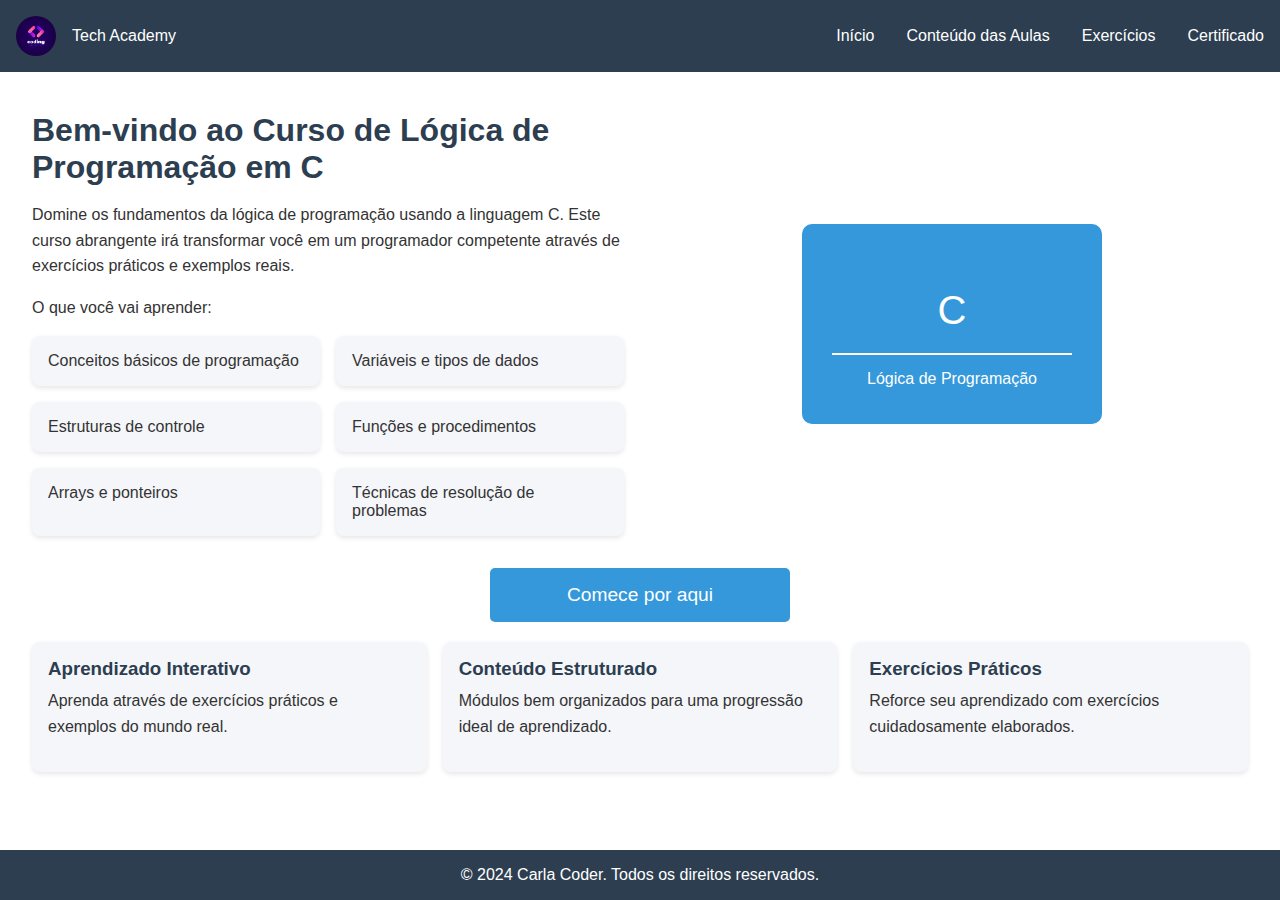
<file: web/index.html>
<!DOCTYPE html>
<html lang="pt-BR">
  <head>
    <meta charset="UTF-8" />
    <meta name="viewport" content="width=device-width, initial-scale=1.0" />
    <link rel="stylesheet" href="../css/style.css">
    <title>Curso Lógica de Programação em C</title>
   
  </head>
  <body>
    <nav>
      <div class="logo">
        <img src="../assets/images/coding.jpg" alt="Logo" class="logo-img" />
        <span>Tech Academy</span>
      </div>
      <div class="nav-links">
        <a href="index.html" title="Página inicial do curso">Início</a>
        <a href="conteudo.html">Conteúdo das Aulas</a>
        <a href="exercicios.html">Exercícios</a>
        <a href="certificado.html">Certificado</a>
      </div>
      <div class="burger-menu">☰</div>
    </nav>

    <main>
      <section class="hero">
        <div class="hero-content">
          <h1>Bem-vindo ao Curso de Lógica de Programação em C</h1>
          <p>
            Domine os fundamentos da lógica de programação usando a linguagem C.
            Este curso abrangente irá transformar você em um programador
            competente através de exercícios práticos e exemplos reais.
          </p>
          <p>O que você vai aprender:</p>
          <div class="topics">
            <div class="topic-item">Conceitos básicos de programação</div>
            <div class="topic-item">Variáveis e tipos de dados</div>
            <div class="topic-item">Estruturas de controle</div>
            <div class="topic-item">Funções e procedimentos</div>
            <div class="topic-item">Arrays e ponteiros</div>
            <div class="topic-item">Técnicas de resolução de problemas</div>
          </div>
        </div>
        <div class="hero-image">
          <svg width="400" height="300" viewBox="0 0 400 300">
            <rect
              x="50"
              y="50"
              width="300"
              height="200"
              fill="#3498db"
              rx="10"
            />
            <text
              x="200"
              y="150"
              text-anchor="middle"
              fill="white"
              font-size="40"
            >
              C
            </text>
            <path d="M80 180 L320 180" stroke="white" stroke-width="2" />
            <text
              x="200"
              y="210"
              text-anchor="middle"
              fill="white"
              font-size="16"
            >
              Lógica de Programação
            </text>
          </svg>
        </div>
      </section>

      <!-- Botão "Comece por aqui" -->
      <a href="conteudo.html" class="btn-start">Comece por aqui</a>

      <section class="features">
        <div class="feature-card">
          <h3>Aprendizado Interativo</h3>
          <p>
            Aprenda através de exercícios práticos e exemplos do mundo real.
          </p>
        </div>
        <div class="feature-card">
          <h3>Conteúdo Estruturado</h3>
          <p>
            Módulos bem organizados para uma progressão ideal de aprendizado.
          </p>
        </div>
        <div class="feature-card">
          <h3>Exercícios Práticos</h3>
          <p>
            Reforce seu aprendizado com exercícios cuidadosamente elaborados.
          </p>
        </div>
      </section>
    </main>

    <footer>&copy; 2024 Carla Coder. Todos os direitos reservados.</footer>

    <script src="../js/index.js"></script>
  </body>
</html>
</file>
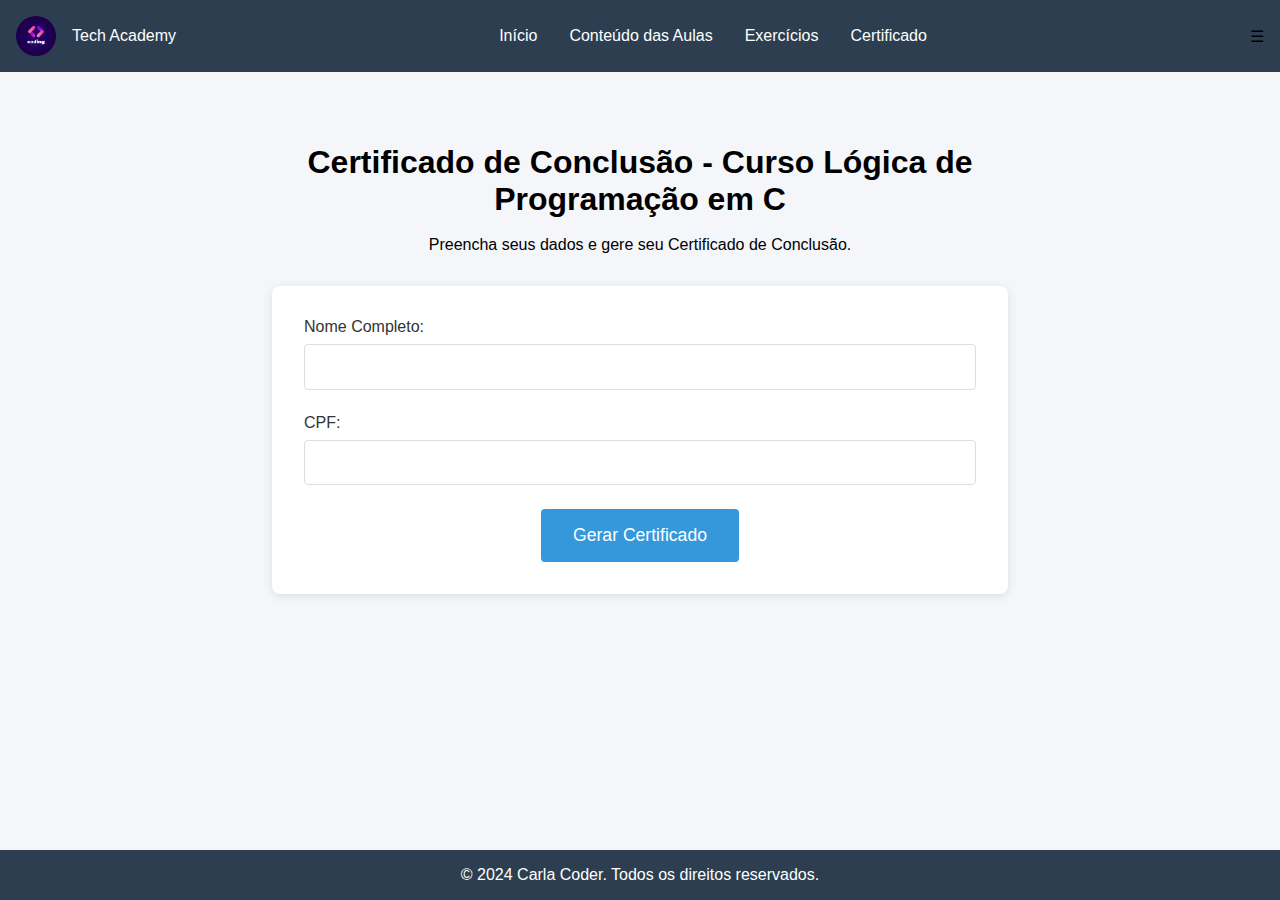
<file: web/certificado.html>
<!DOCTYPE html>
<html lang="pt-BR">
  <head>
    <meta charset="UTF-8" />
    <meta name="viewport" content="width=device-width, initial-scale=1.0" />
    <title>Certificado - Curso Lógica de Programação em C</title>
   <link rel="stylesheet" href="../css/stylessss.css" />
  </head>
  <body>
    <nav>
      <div class="logo">
        <img
          src="../assets/images/coding.jpg"
          alt="Logo"
          style="width: 40px; height: 40px"
        />
        <span>Tech Academy</span>
      </div>
      <div class="nav-links">
        <a href="index.html">Início</a>
        <a href="conteudo.html">Conteúdo das Aulas</a>
        <a href="exercicios.html">Exercícios</a>
        <a href="certificado.html">Certificado</a>
      </div>
      <div class="burger-menu">☰</div>
    </nav>

    <main>
      <div class="certificado-container">
        <h1>Certificado de Conclusão - Curso Lógica de Programação em C</h1>
        <br />
        <p>Preencha seus dados e gere seu Certificado de Conclusão.</p>

        <div class="form-certificado">
          <div class="input-group">
            <label for="nome">Nome Completo:</label>
            <input type="text" id="nome" required />
          </div>
          <div class="input-group">
            <label for="cpf">CPF:</label>
            <input type="text" id="cpf" maxlength="11" required />
          </div>
          <button class="btn-gerar-certificado">Gerar Certificado</button>
        </div>

        <!-- <div class="certificado-preview">
                <h2 style="color: var(--primary-color); margin-bottom: 2rem;">Certificado de Conclusão</h2>
                <p style="font-size: 1.2rem; margin-bottom: 2rem;">
                    Certificamos que <span id="nome-aluno" style="font-weight: bold;"></span>
                    concluiu com êxito o curso de Lógica de Programação em C,
                    com carga horária total de 40 horas.
                </p>
                <div style="margin: 3rem 0;">
                    <p id="data-certificado" style="margin-bottom: 1rem;"></p>
                    <br>
                    <br>
                    <div class="assinatura"></div>
                    <p>Instrutora - Carla Coder</p>
                    <br>
                    <br>
                    <p>Tech Academy - Formando Devs</p>
                    <br>
                    <br>
                    <p>Parabéns por esta conquista!</p>
                </div>
                <svg class="selo" viewBox="0 0 100 100">
                    <circle cx="50" cy="50" r="45" fill="#3498db" opacity="0.2"/>
                    <circle cx="50" cy="50" r="40" fill="none" stroke="#2c3e50" stroke-width="1"/>
                    <text x="50" y="45" text-anchor="middle" fill="#2c3e50" font-size="14">Tech</text>
                    <text x="50" y="60" text-anchor="middle" fill="#2c3e50" font-size="14">Academy</text>
                    <text x="50" y="75" text-anchor="middle" fill="#2c3e50" font-size="10">2024</text>
                </svg>
            </div> -->

        <div class="certificado-preview">
          <h2 style="color: var(--primary-color); margin-bottom: 2rem">
            Certificado de Conclusão
          </h2>
          <p style="font-size: 1.3rem; margin-bottom: 2rem">
            Certificamos que
            <span id="nome-aluno" style="font-weight: bold"></span>
            concluiu com êxito o curso de Lógica de Programação em C, com carga
            horária total de 40 horas.
          </p>
          <div style="margin: 3rem 0">
            <p id="data-certificado" style="margin-bottom: 1rem"></p>
          </div>

          <!-- Espaços para assinaturas -->
          <div
            style="
              display: flex;
              justify-content: space-between;
              align-items: center;
              margin-top: 2rem;
            "
          >
            <div style="text-align: center">
              <div
                style="
                  border-top: 1px solid black;
                  width: 200px;
                  margin: 0 auto;
                "
              ></div>
              <p>Assinatura do Aluno</p>
            </div>
            <div style="text-align: center">
              <div
                style="
                  border-top: 1px solid black;
                  width: 200px;
                  margin: 0 auto;
                "
              ></div>
              <p>Instrutora - Carla Coder</p>
            </div>
            <div style="text-align: center">
              <div
                style="
                  border-top: 1px solid black;
                  width: 200px;
                  margin: 0 auto;
                "
              ></div>
              <p>Tech Academy</p>
            </div>
          </div>

          <p style="text-align: center; margin-top: 2rem">
            Parabéns por esta conquista!
          </p>

          <svg class="selo" viewBox="0 0 100 100" style="margin-top: 2rem">
            <circle cx="50" cy="50" r="45" fill="#3498db" opacity="0.2" />
            <circle
              cx="50"
              cy="50"
              r="40"
              fill="none"
              stroke="#2c3e50"
              stroke-width="1"
            />
            <text
              x="50"
              y="45"
              text-anchor="middle"
              fill="#2c3e50"
              font-size="14"
            >
              Tech
            </text>
            <text
              x="50"
              y="60"
              text-anchor="middle"
              fill="#2c3e50"
              font-size="14"
            >
              Academy
            </text>
            <text
              x="50"
              y="75"
              text-anchor="middle"
              fill="#2c3e50"
              font-size="10"
            >
              2025
            </text>
          </svg>
        </div>
      </div>
    </main>

    <script src="../js/certificado.js"></script>

    <footer>
      <p>&copy; 2024 Carla Coder. Todos os direitos reservados.</p>
    </footer>
  </body>
</html>
</file>
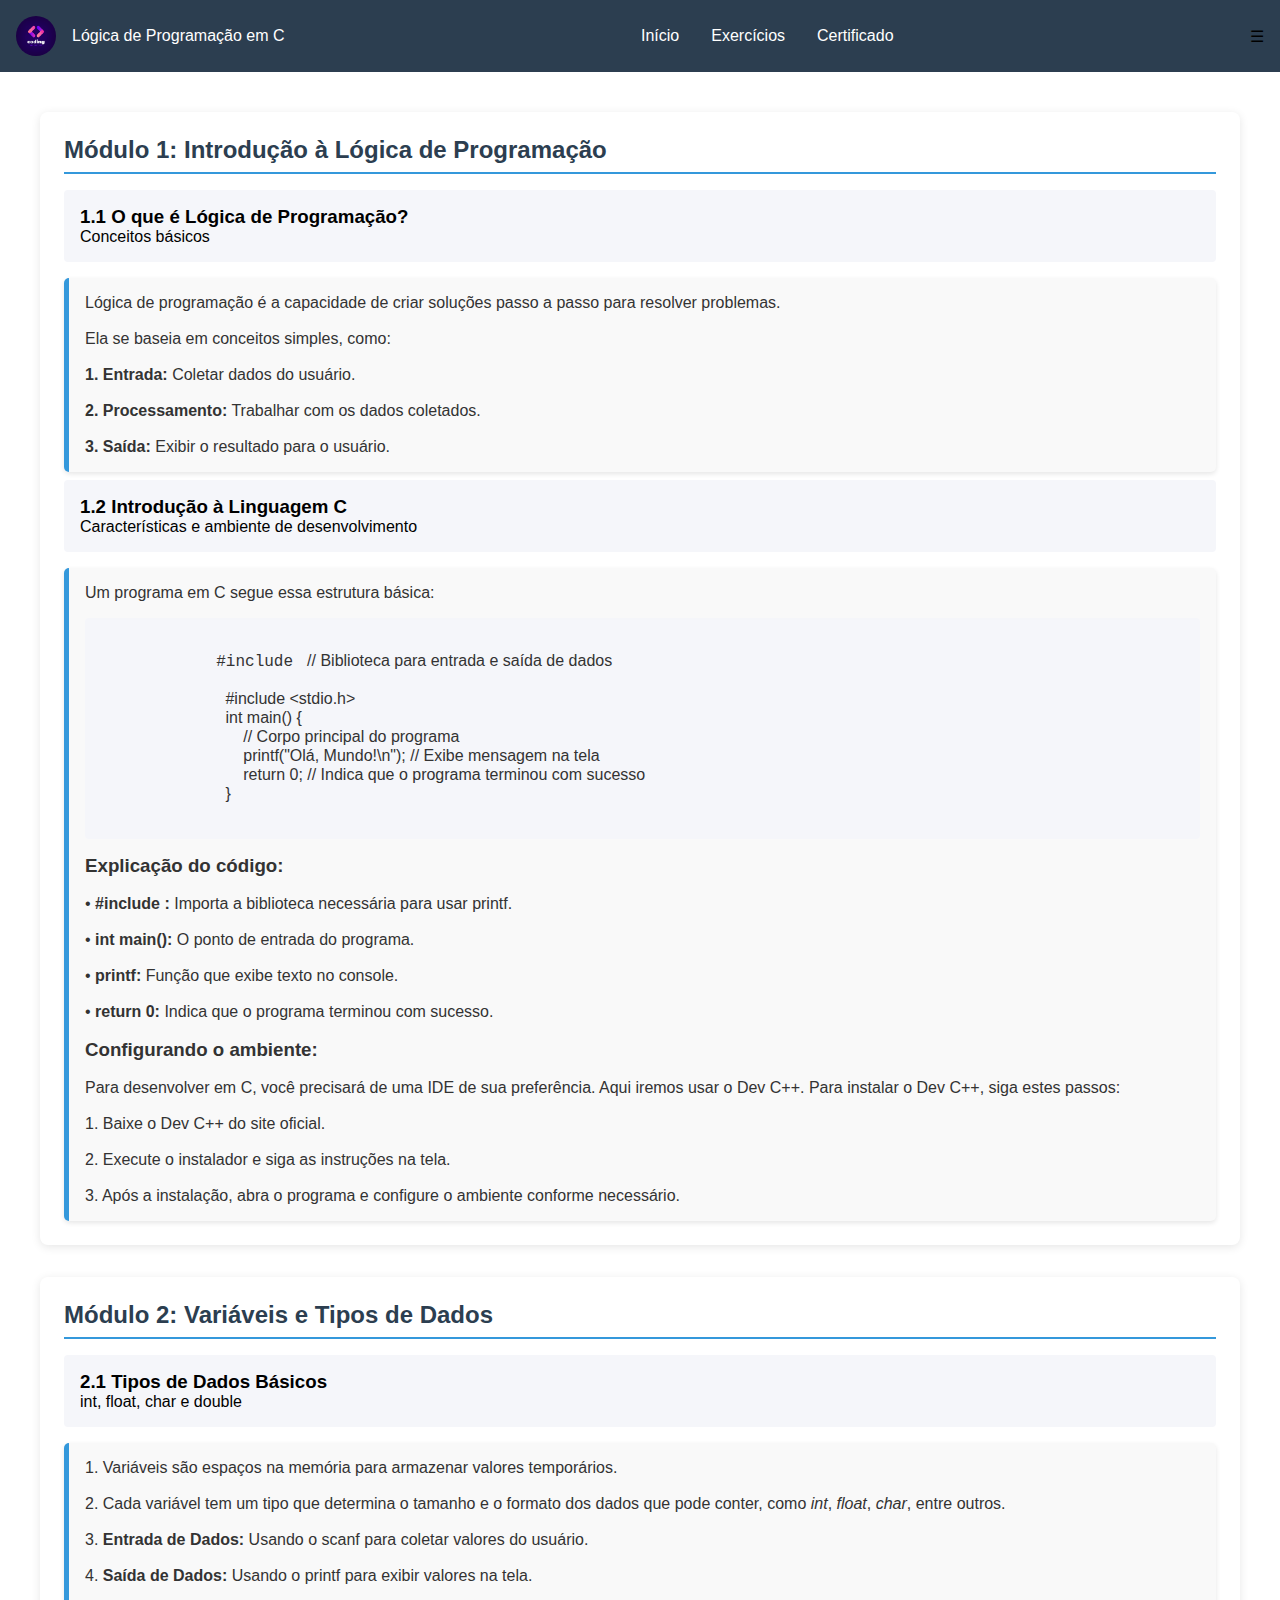
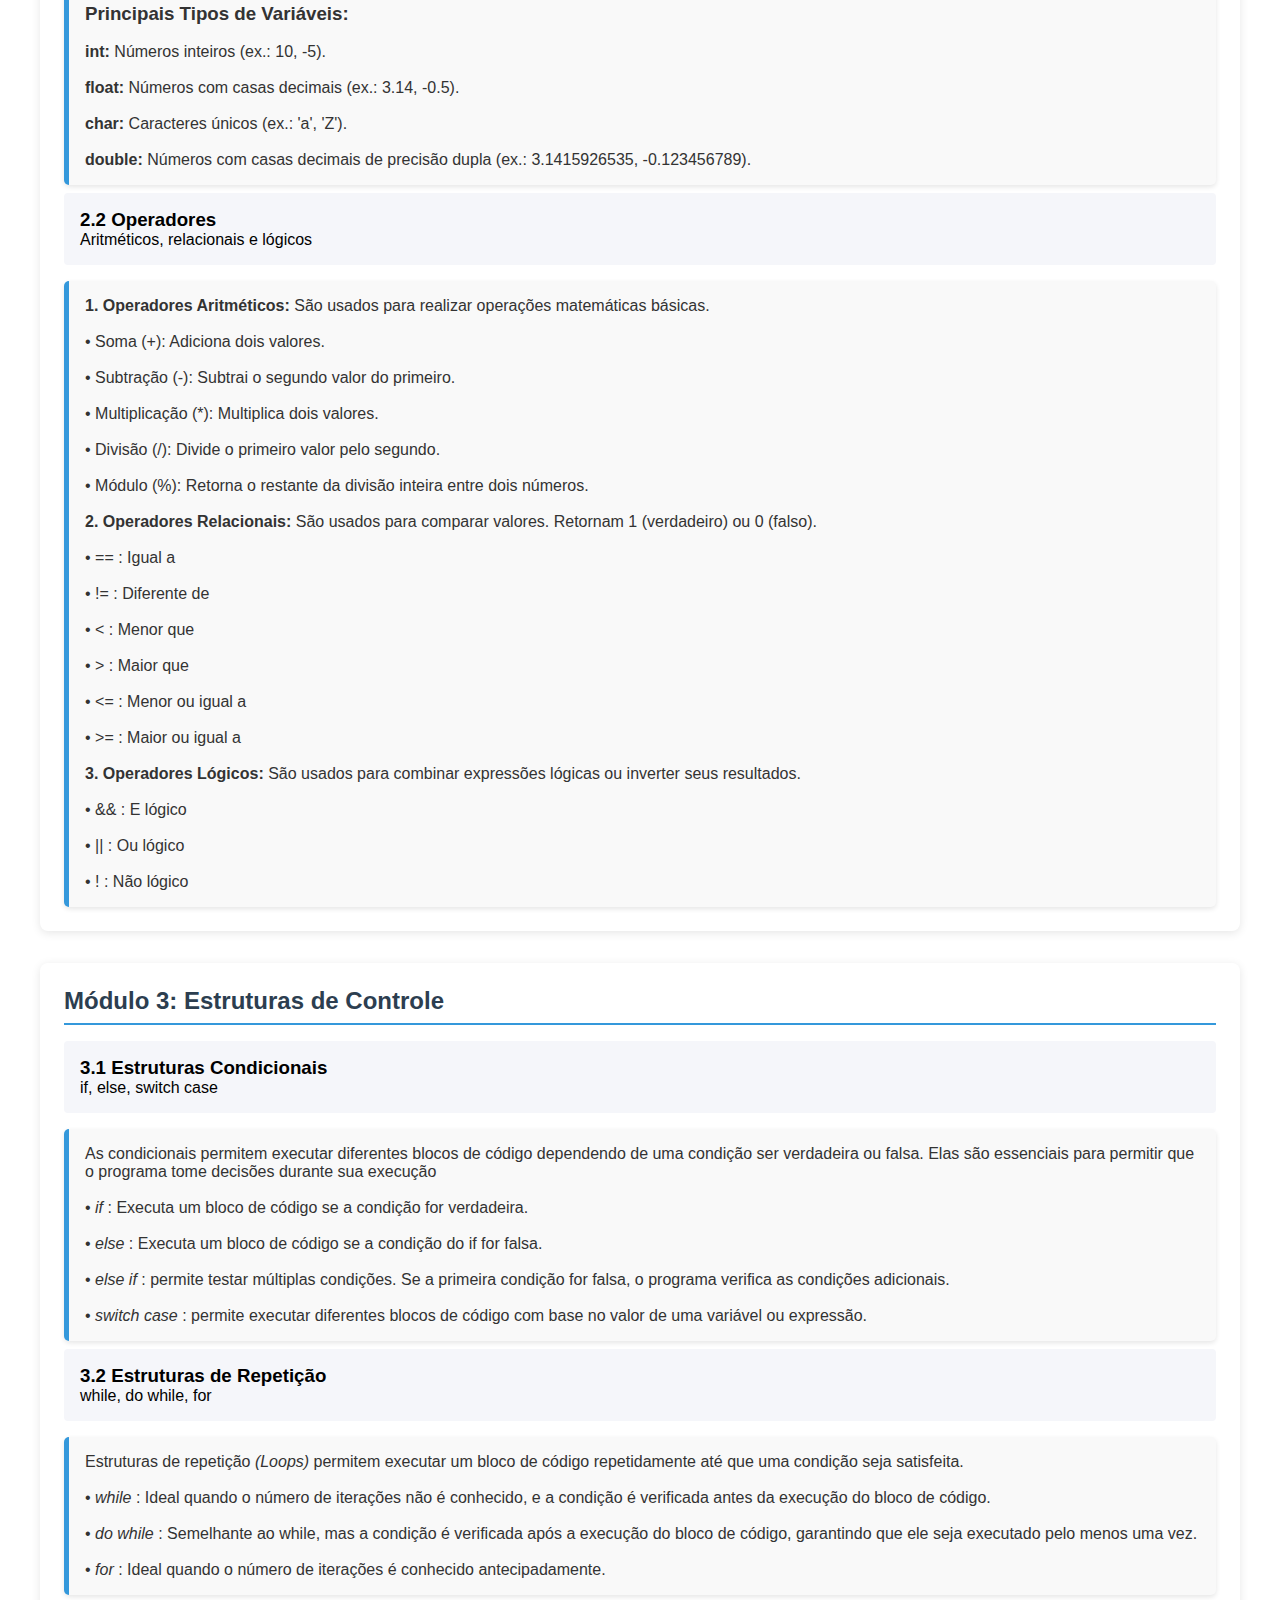
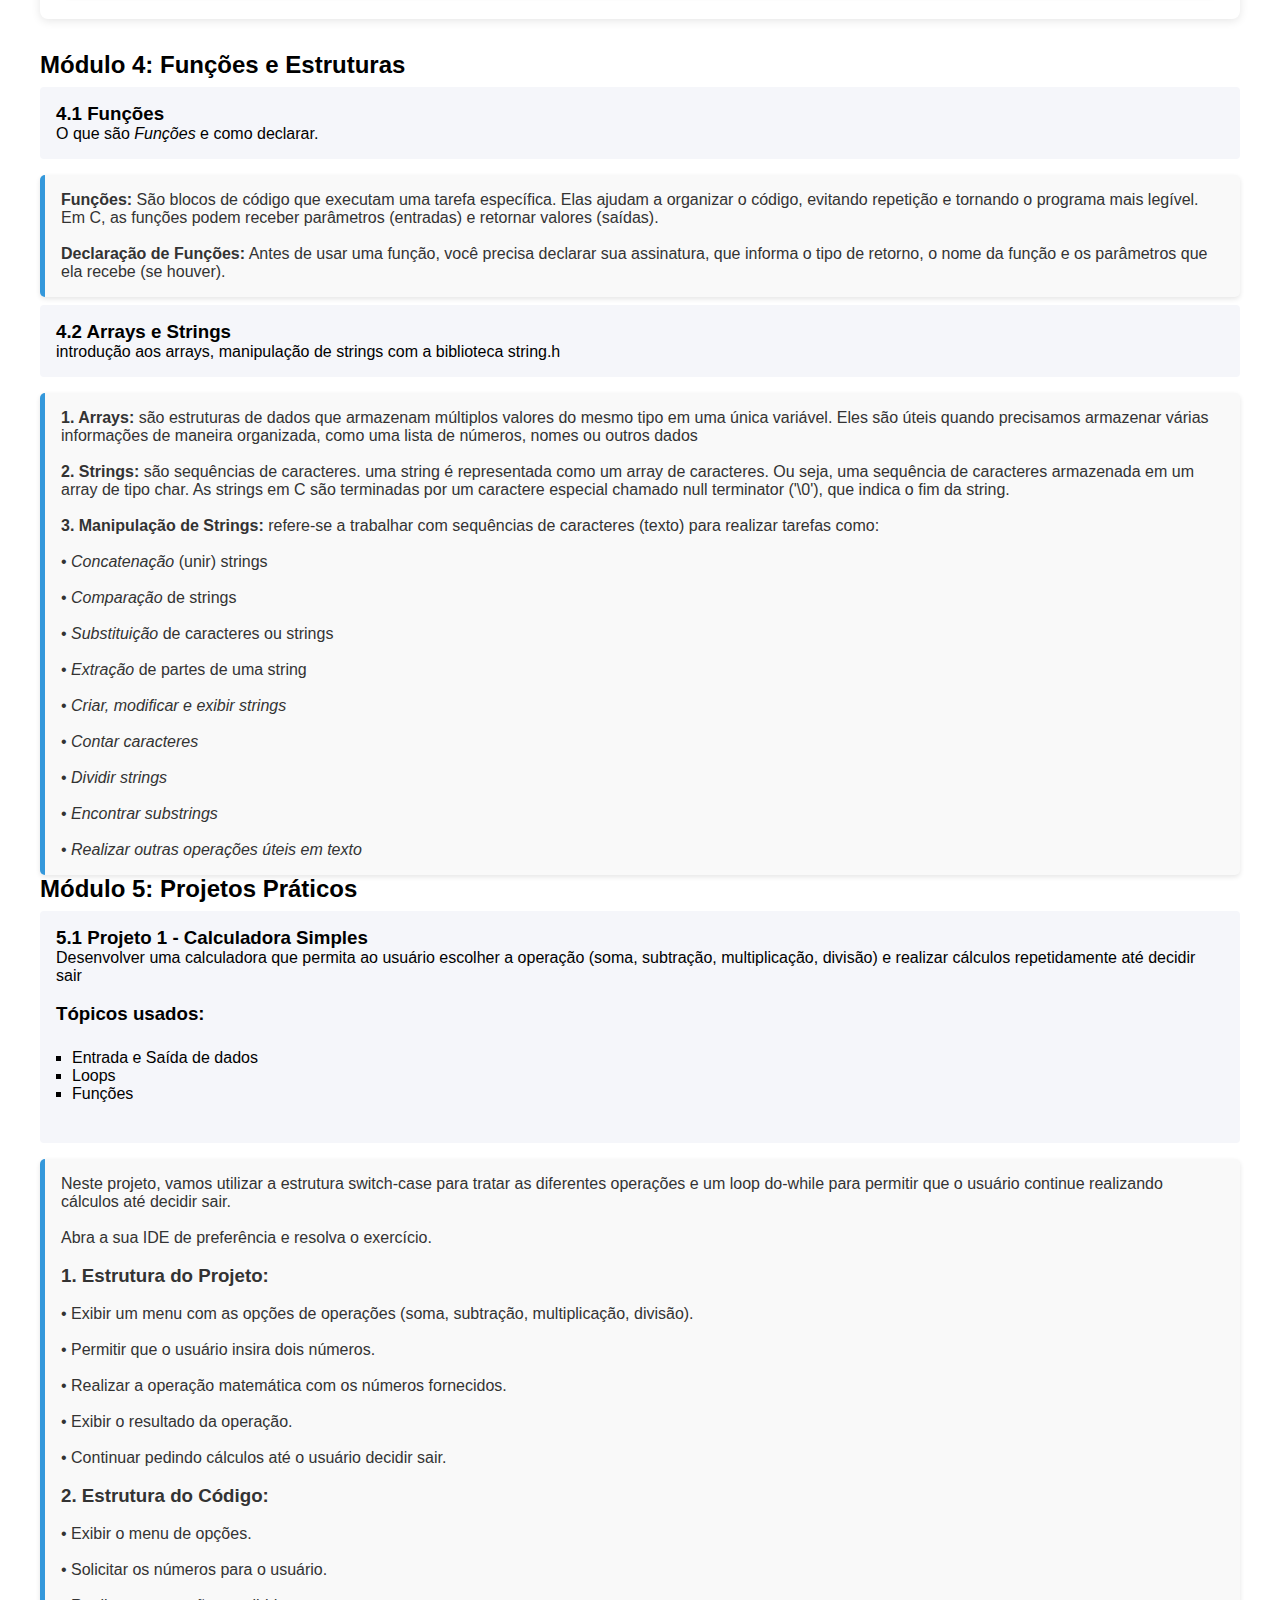
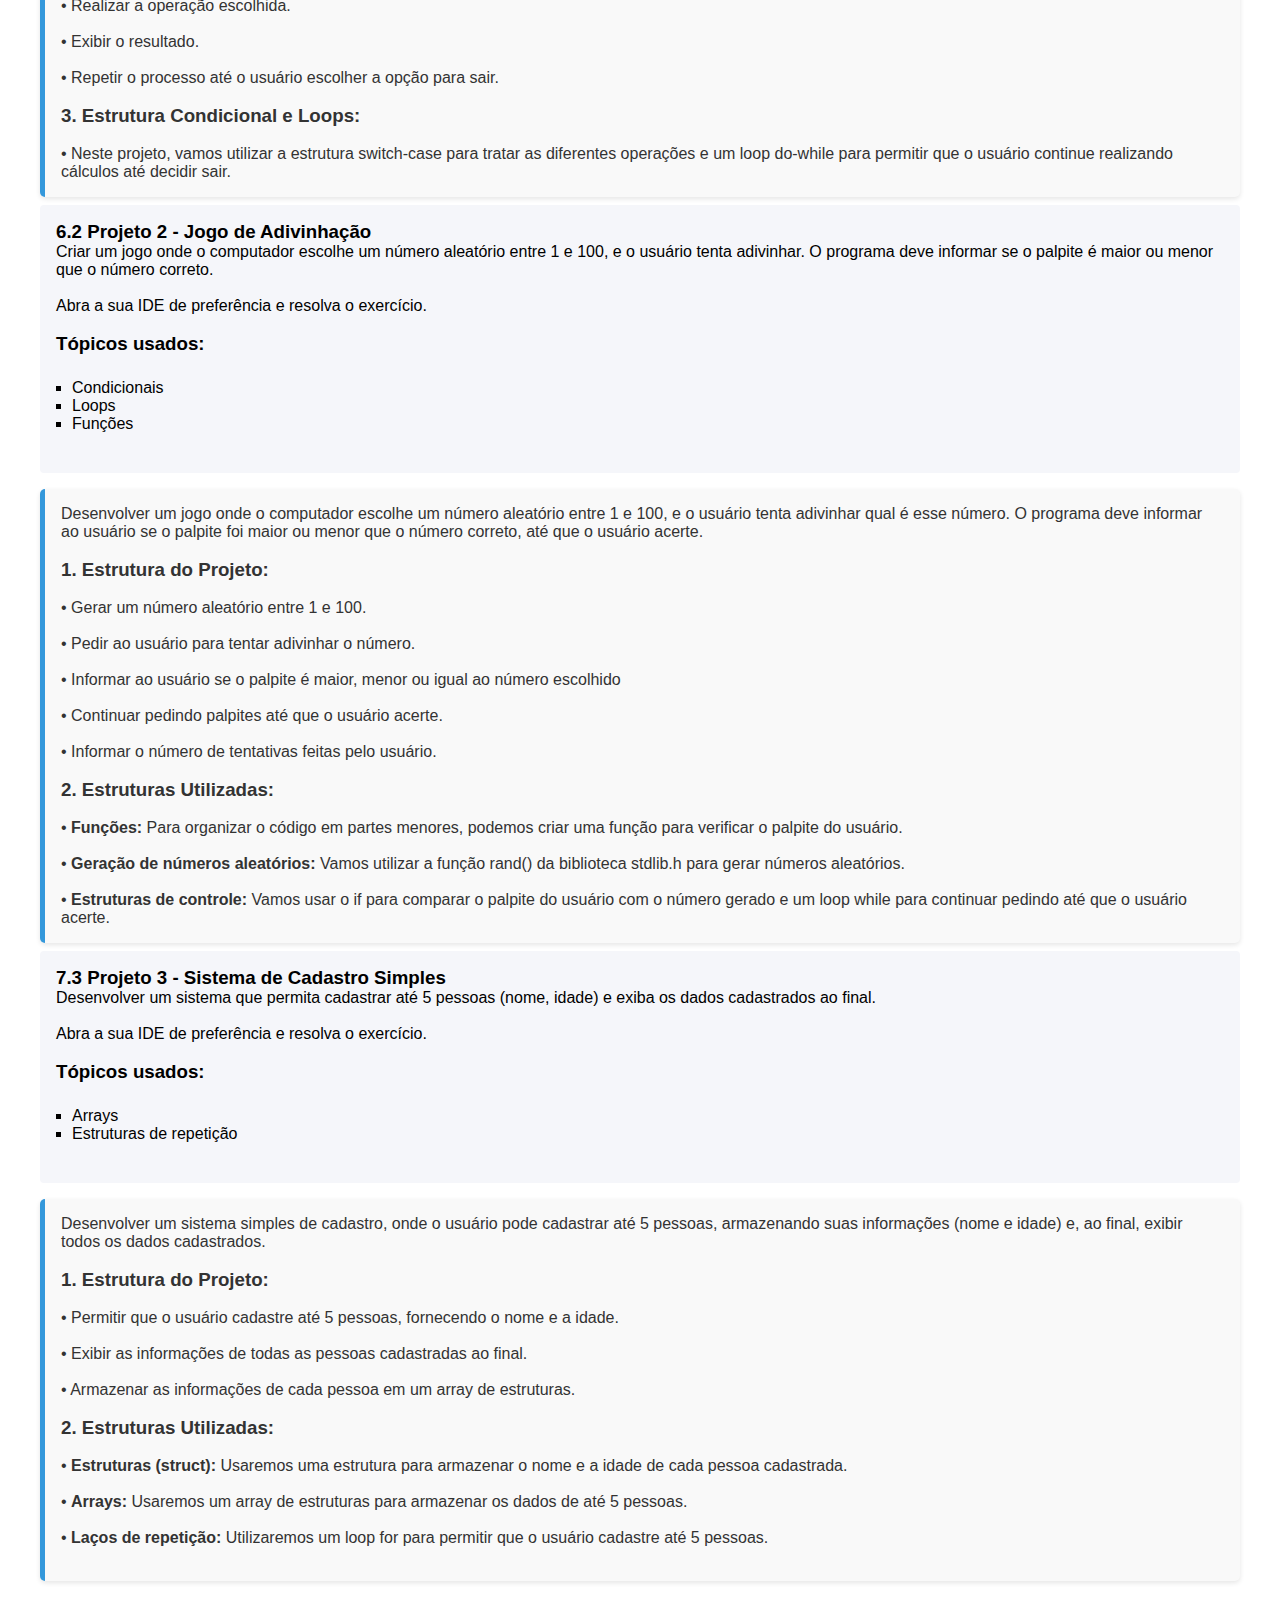
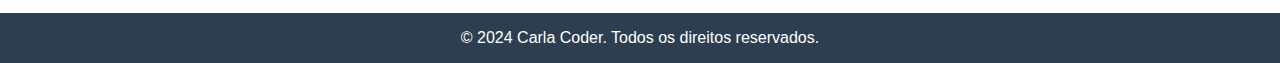
<file: web/conteudo.html>
<!DOCTYPE html>
<html lang="pt-BR">
<head>
<meta charset="UTF-8">
<meta name="viewport" content="width=device-width, initial-scale=1.0">
<link rel="stylesheet" href="../css/styless.css">
<title>Conteúdo das Aulas - Curso de Lógica de Programação em C</title>
</head>

</head>
<body>
    <nav>
        <div class="logo">
            <img
              src="../assets/images/coding.jpg"
              alt="Logo"
              style="width: 40px; height: 40px"
            />
            <span>Lógica de Programação em C</span>
        </div>
        <div class="nav-links">
            <a href="index.html">Início</a>
            <a href="exercicios.html">Exercícios</a>
            <a href="certificado.html">Certificado</a>
        </div>
        <div class="burger-menu">☰</div>
    </nav>

    <main>
        <!-- <div class="progresso-container">
            <h2>Seu Progresso no Curso</h2>
            <div class="progresso-barra">
                <div class="progresso-preenchimento" id="progressoBar"></div>
            </div>
            <p id="progressoTexto">0% Completo</p>
        </div> -->

        <div class="modulos">
            <div class="modulo">
                <h2>Módulo 1: Introdução à Lógica de Programação</h2>
                <ul class="aulas-lista">
                    <li class="aula">
                        <div class="aula-info">
                            <h3>1.1 O que é Lógica de Programação?</h3>
                            <p>Conceitos básicos</p>
                        </div>
                        <!-- <span class="aula-status">Pendente</span> -->
                    </li>
                    <div class="explicacao">
                        <p>Lógica de programação é a capacidade de criar soluções passo a passo para resolver problemas.</p>
                        <br>
                        <p>Ela se baseia em conceitos simples, como:</p>
                        <br>
                        <p><strong>1. Entrada:</strong> Coletar dados do usuário.</p>
                        <br>
                        <p><strong>2. Processamento:</strong> Trabalhar com os dados coletados.</p>
                        <br>
                        <p><strong>3. Saída:</strong> Exibir o resultado para o usuário.</p>
                    </div>
                    <li class="aula">
                        <div class="aula-info">
                            <h3>1.2 Introdução à Linguagem C</h3>
                            <p>Características e ambiente de desenvolvimento</p>
                        </div>
                        <!-- <span class="aula-status">Pendente</span> -->
                    </li>
                    <div class="explicacao">
                        <p>Um programa em C segue essa estrutura básica:</p>
                        
                        <div class="codigo-exemplo">
            #include <stdio.h> // Biblioteca para entrada e saída de dados

                            #include &lt;stdio.h&gt;
                            int main() {
                                // Corpo principal do programa
                                printf("Olá, Mundo!\n"); // Exibe mensagem na tela
                                return 0; // Indica que o programa terminou com sucesso
                            }
                        </div>
                            <h3><strong>Explicação do código:</strong></h3>
                            <br>
                            <p>• <strong>#include <stdio.h>: </strong> Importa a biblioteca necessária para usar printf.</p>
                            <br>
                            <p>• <strong>int main():</strong> O ponto de entrada do programa.</p>
                            <br>
                            <p>• <strong>printf:</strong> Função que exibe texto no console.</p>
                            <br>
                            <p>• <strong>return 0:</strong> Indica que o programa terminou com sucesso.</p>
                            <br>
                            <h3>Configurando o ambiente:</h3>
                            <br>
                            <p>Para desenvolver em C, você precisará de uma IDE de sua preferência. Aqui iremos usar o Dev C++. Para instalar o Dev C++, siga estes passos:</p>
                            <br>
                            <p>1. Baixe o Dev C++ do site oficial.</p>
                            <br>
                            <p>2. Execute o instalador e siga as instruções na tela.</p>
                            <br>
                            <p>3. Após a instalação, abra o programa e configure o ambiente conforme necessário.</p>
                    </div>
                </ul>
            </div>

            <div class="modulo">
                <h2>Módulo 2: Variáveis e Tipos de Dados</h2>
                <ul class="aulas-lista">
                    <li class="aula">
                        <div class="aula-info">
                            <h3>2.1 Tipos de Dados Básicos</h3>
                            <p>int, float, char e double</p>
                        </div>
                        <!-- <span class="aula-status">Pendente</span> -->
                    </li>
                    <div class="explicacao">
                        <p>1. Variáveis são espaços na memória para armazenar valores temporários.</p>
                        <br>
                        <p>2. Cada variável tem um tipo que determina o tamanho e o formato dos dados que pode conter, como <em>int</em>, <em>float</em>, <em>char</em>, entre outros.</p>
                        <br>
                        <p>3.<strong> Entrada de Dados:</strong> Usando o scanf para coletar valores do usuário.</p>
                        <br>
                        <p>4.<strong> Saída de Dados:</strong> Usando o printf para exibir valores na tela.</p>
                        <br>
                        <h3>Principais Tipos de Variáveis:</h3>
                        <br>
                        <p>	<strong> int:</strong> Números inteiros (ex.: 10, -5).</p>
                        <br>
                        <p>	<strong> float:</strong> Números com casas decimais (ex.: 3.14, -0.5).</p>
                        <br>
                        <p>	<strong> char:</strong> Caracteres únicos (ex.: 'a', 'Z').</p>
                        <br>
                        <p>	<strong> double:</strong> Números com casas decimais de precisão dupla (ex.: 3.1415926535, -0.123456789).</p>
                    </div>
                    <li class="aula">
                        <div class="aula-info">
                            <h3>2.2 Operadores</h3>
                            <p>Aritméticos, relacionais e lógicos</p>
                        </div>
                        <!-- <span class="aula-status">Pendente</span> -->
                    </li>
                    <div class="explicacao">
                        <p><strong>1. Operadores Aritméticos:</strong> São usados para realizar operações matemáticas básicas.</p>
                        <br>
                        <p>•	Soma (+): Adiciona dois valores.</p>
                        <br>
                        <p>•	Subtração (-): Subtrai o segundo valor do primeiro.</p>
                        <br>
                        <p>•	Multiplicação (*): Multiplica dois valores.</p>
                        <br>
                        <p>•	Divisão (/): Divide o primeiro valor pelo segundo.</p>
                        <br>
                        <p>•	Módulo (%): Retorna o restante da divisão inteira entre dois números.</p>
                        <br>
                        <p><strong>2. Operadores Relacionais:</strong> São usados para comparar valores. Retornam 1 (verdadeiro) ou 0 (falso).</p>
                        <br>
                        <p>• == : Igual a</p>
                        <br>
                        <p>• != : Diferente de</p>
                        <br>
                        <p>• < : Menor que</p>
                        <br>
                        <p>• > : Maior que</p>
                        <br>
                        <p>• <= : Menor ou igual a</p>
                        <br>
                        <p>• >= : Maior ou igual a</p>
                        <br>
                        <p><strong>3. Operadores Lógicos:</strong> São usados para combinar expressões lógicas ou inverter seus resultados.</p>
                        <br>
                        <p>• && : E lógico</p>
                        <br>
                        <p>• || : Ou lógico</p>
                        <br>
                        <p>• ! : Não lógico</p>
                    </div>
                </ul>
            </div>

            <div class="modulo">
                <h2>Módulo 3: Estruturas de Controle</h2>
                <ul class="aulas-lista">
                    <li class="aula">
                        <div class="aula-info">
                            <h3>3.1 Estruturas Condicionais</h3>
                            <p>if, else, switch case</p>
                        </div>
                        <!-- <span class="aula-status">Pendente</span> -->
                    </li>
                    <div class="explicacao">
                        <p>As condicionais permitem executar diferentes blocos de código dependendo de uma condição ser verdadeira ou falsa. Elas são essenciais para permitir que o programa tome decisões durante sua execução</p>
                        <br>
                        <p>•	<em>if</em> : Executa um bloco de código se a condição for verdadeira.</p>
                        <br>
                        <p>•	<em>else</em> : Executa um bloco de código se a condição do if for falsa.</p>
                        <br>
                        <p>•	<em>else if</em> : permite testar múltiplas condições. Se a primeira condição for falsa, o programa verifica as condições adicionais.</p>
                        <br>
                        <p>•	<em>switch case</em> : permite executar diferentes blocos de código com base no valor de uma variável ou expressão.</p>
                    </div>
                    <li class="aula">
                        <div class="aula-info">
                            <h3>3.2 Estruturas de Repetição</h3>
                            <p>while, do while, for</p>
                        </div>
                        <!-- <span class="aula-status">Pendente</span> -->
                    </li>
                    <div class="explicacao">
                        <p>Estruturas de repetição <em>(Loops)</em> permitem executar um bloco de código repetidamente até que uma condição seja satisfeita.</p>
                        <br>
                        <p>•	<em>while</em> : Ideal quando o número de iterações não é conhecido, e a condição é verificada antes da execução do bloco de código.</p>
                        <br>
                        <p>•	<em>do while</em> : Semelhante ao while, mas a condição é verificada após a execução do bloco de código, garantindo que ele seja executado pelo menos uma vez.</p>
                        <br>
                        <p>•	<em>for</em> : Ideal quando o número de iterações é conhecido antecipadamente.</p>
                    </div>
                </ul>
            </div>
        </div>

        <div class="modulos">
            <h2>Módulo 4: Funções e Estruturas</h2>
            <ul class="aulas-lista">
                <li class="aula">
                    <div class="aula-info">
                        <h3>4.1 Funções</h3>
                        <p>O que são <em>Funções</em> e como declarar.</p>    
                    </div>
                      
                </li>
                <div class="explicacao">
                    <p><strong>Funções:</strong> São blocos de código que executam uma tarefa específica. Elas ajudam a organizar o código, evitando repetição e tornando o programa mais legível. Em C, as funções podem receber parâmetros (entradas) e retornar valores (saídas).</p>
                    <br>
                    <p><strong>Declaração de Funções:</strong> Antes de usar uma função, você precisa declarar sua assinatura, que informa o tipo de retorno, o nome da função e os parâmetros que ela recebe (se houver).</p>
                </div>
                <li class="aula">
                    <div class="aula-info">
                        <h3>4.2 Arrays e Strings</h3>
                        <p>introdução aos arrays, manipulação de strings com a biblioteca string.h</p>
                    </div>
                    <!-- <span class="aula-status">Pendente</span> -->
                </li>
                <div class="explicacao">
                    <p><strong>1. Arrays:</strong> são estruturas de dados que armazenam múltiplos valores do mesmo tipo em uma única variável. Eles são úteis quando precisamos armazenar várias informações de maneira organizada, como uma lista de números, nomes ou outros dados</p>
                    <br>
                    <p><strong>2. Strings:</strong> são sequências de caracteres. uma string é representada como um array de caracteres. Ou seja, uma sequência de caracteres armazenada em um array de tipo char. As strings em C são terminadas por um caractere especial chamado null terminator ('\0'), que indica o fim da string.</p>  
                    <br>
                    <p><strong>3. Manipulação de Strings:</strong> refere-se a trabalhar com sequências de caracteres (texto) para realizar tarefas como:</p>
                    <br>
                    <p>•	<em>Concatenação</em> (unir) strings</p>
                    <br>
                    <p>•	<em>Comparação</em> de strings</p>
                    <br>
                    <p>•	<em>Substituição</em> de caracteres ou strings</p>
                    <br>
                    <p>•	<em>Extração</em> de partes de uma string</p>
                    <br>
                    <p>•    <em>Criar, modificar e exibir strings</em></p>
                    <br>
                    <p>•    <em>Contar caracteres</em></p>
                    <br>
                    <p>•    <em>Dividir strings</em></p>
                    <br>
                    <p>•    <em>Encontrar substrings</em></p>
                    <br>
                    <p>•    <em>Realizar outras operações úteis em texto</em></p>
                </div>
            </ul>
        </div>
    </div>

    <div class="modulos">
        <h2>Módulo 5: Projetos Práticos</h2>
        <ul class="aulas-lista">
            <li class="aula">
                <div class="aula-info">
                    <h3>5.1 Projeto 1 - Calculadora Simples</h3>
                    <p>Desenvolver uma calculadora que permita ao usuário escolher a operação (soma, subtração, multiplicação, divisão) e realizar cálculos repetidamente até decidir sair</p>
                    <br>
                    <h3>Tópicos usados:</h3>
                    
                    <ul class="aulas-lista">
                        <li class="aula">
                            <div class="aula-info">
                                <ul>
                                    <li>Entrada e Saída de dados</li>
                                    <li>Loops</li>
                                    <li>Funções</li>
                                </ul>
                    </div>
            </div>
                <!-- <span class="aula-status">Pendente</span> -->
            </li>
            <div class="explicacao">
                <p>Neste projeto, vamos utilizar a estrutura switch-case para tratar as diferentes operações e um loop do-while para permitir que o usuário continue realizando cálculos até decidir sair.</p><br>Abra a sua IDE de preferência e resolva o exercício.</p>
                <br>
                <h3>1. Estrutura do Projeto:</h3>
                <br>
                <p>•	Exibir um menu com as opções de operações (soma, subtração, multiplicação, divisão).</p>
                <br>
                <p>•	Permitir que o usuário insira dois números.</p>
                <br>
                <p>•	Realizar a operação matemática com os números fornecidos.</p>
                <br>
                <p>•	Exibir o resultado da operação.</p>
                <br>
                <p>•	Continuar pedindo cálculos até o usuário decidir sair.</p>
                <br>
                <h3>2. Estrutura do Código:</h3>
                <br>
                <p>•	Exibir o menu de opções.</p>
                <br>
                <p>•	Solicitar os números para o usuário.</p>
                <br>
                <p>•	Realizar a operação escolhida.</p>
                <br>
                <p>•	Exibir o resultado.</p>
                <br>
                <p>•	Repetir o processo até o usuário escolher a opção para sair.</p>
                <br>
                <h3>3. Estrutura Condicional e Loops:</h3>
                <br>
                <p>•	Neste projeto, vamos utilizar a estrutura switch-case para tratar as diferentes operações e um loop do-while para permitir que o usuário continue realizando cálculos até decidir sair.
            </div>     
        </div>

        <div class="modulos">
        <ul class="aulas-lista">
            <li class="aula">
                <div class="aula-info">
                    <h3>6.2 Projeto 2 - Jogo de Adivinhação</h3>
                    <p>Criar um jogo onde o computador escolhe um número aleatório entre 1 e 100, e o usuário tenta adivinhar. O programa deve informar se o palpite é maior ou menor que o número correto.</p><br><p>Abra a sua IDE de preferência e resolva o exercício.</p>
                    <br>
                    <h3>Tópicos usados:</h3>

                    <ul class="aulas-lista">
                        <li class="aula">
                            <div class="aula-info">
                                <ul>
                                    <li>Condicionais</li>
                                    <li>Loops</li>
                                    <li>Funções</li>
                                </ul>
                    </div>
                </div>
                <!-- <span class="aula-status">Pendente</span> -->
            </li>
            <div class="explicacao">
                <p>Desenvolver um jogo onde o computador escolhe um número aleatório entre 1 e 100, e o usuário tenta adivinhar qual é esse número. O programa deve informar ao usuário se o palpite foi maior ou menor que o número correto, até que o usuário acerte.</p>
                <br>
                <h3>1. Estrutura do Projeto:</h3>
                <br>
                <p>•	Gerar um número aleatório entre 1 e 100.</p>
                <br>
                <p>•	Pedir ao usuário para tentar adivinhar o número.</p>
                <br>
                <p>•	Informar ao usuário se o palpite é maior, menor ou igual ao número escolhido</p>
                <br>
                <p>•	Continuar pedindo palpites até que o usuário acerte.</p>
                <br>
                <p>•	Informar o número de tentativas feitas pelo usuário.</p>
                <br>
                <h3>2. Estruturas Utilizadas:</h3>
                <br>
                <p>•	<strong>Funções:</strong> Para organizar o código em partes menores, podemos criar uma função para verificar o palpite do usuário.</p>
                <br>
                <p>•	<strong>Geração de números aleatórios:</strong> Vamos utilizar a função rand() da biblioteca stdlib.h para gerar números aleatórios.</p>
                <br>
                <p>•	<strong>Estruturas de controle: </strong> Vamos usar o if para comparar o palpite do usuário com o número gerado e um loop while para continuar pedindo até que o usuário acerte.</p>
             </div>
        </div>

            <div class="modulos">
            <ul class="aulas-lista">
            <li class="aula">
                <div class="aula-info">
                    <h3>7.3 Projeto 3 - Sistema de Cadastro Simples</h3>
                    <p>Desenvolver um sistema que permita cadastrar até 5 pessoas (nome, idade) e exiba os dados cadastrados ao final.</p><br><p>Abra a sua IDE de preferência e resolva o exercício.</p>
                    <br>
                    <h3>Tópicos usados:</h3>
                    <ul class="aulas-lista">
                        <li class="aula">
                            <div class="aula-info">
                                <ul>
                                    <li>Arrays</li>
                                    <li>Estruturas de repetição</li>
                                </ul>
                    </div>
                </div>
                <!-- <span class="aula-status">Pendente</span> -->
            </li>
            <div class="explicacao">
                <p>Desenvolver um sistema simples de cadastro, onde o usuário pode cadastrar até 5 pessoas, armazenando suas informações (nome e idade) e, ao final, exibir todos os dados cadastrados.</p>
                <br>
                <h3>1. Estrutura do Projeto:</h3>
                <br>
                <p>•	Permitir que o usuário cadastre até 5 pessoas, fornecendo o nome e a idade.</p>
                <br>
                <p>•	Exibir as informações de todas as pessoas cadastradas ao final.</p>
                <br>
                <p>•	Armazenar as informações de cada pessoa em um array de estruturas.</p>
                <br>
                <h3>2. Estruturas Utilizadas:</h3>
                <br>
                <p>•	<strong>Estruturas (struct): </strong> Usaremos uma estrutura para armazenar o nome e a idade de cada pessoa cadastrada.</p>
                <br>
                <p>•	<strong>Arrays:</strong> Usaremos um array de estruturas para armazenar os dados de até 5 pessoas.</p>
                <br>
                <p>•	<strong>Laços de repetição:  </strong> Utilizaremos um loop for para permitir que o usuário cadastre até 5 pessoas.</p>
                <br>    
            </div>
        </ul>
    </div>
</div>
    </main>

    <footer>
        <p>&copy; 2024 Carla Coder. Todos os direitos reservados.</p>
    </footer>
    
     <script src="../js/conteudo.js"></script>
    <script src="https://code.jquery.com/jquery-3.6.0.min.js"></script>
</body>
</html>
</file>
<file: css/style.css>
:root {
  --primary-color: #2c3e50;
  --secondary-color: #3498db;
  /* --accent-color: #e74c3c; */
  --text-color: #333;
  --light-bg: #f5f6fa;
}

* {
  margin: 0;
  padding: 0;
  box-sizing: border-box;
  font-family: 'Segoe UI', Tahoma, Geneva, Verdana, sans-serif;
}

body {
  min-height: 100vh;
  display: flex;
  flex-direction: column;
}

nav {
  background-color: var(--primary-color);
  padding: 1rem;
  display: flex;
  justify-content: space-between;
  align-items: center;
  position: fixed;
  width: 100%;
  top: 0;
  z-index: 1000;
}

.logo {
  display: flex;
  align-items: center;
  gap: 1rem;
  color: white;
}

.logo img {
  width: 40px;
  height: 40px;
  border-radius: 50%;
  object-fit: cover;
}

.nav-links {
  display: flex;
  gap: 2rem;
}

.nav-links a {
  color: white;
  text-decoration: none;
  transition: color 0.3s;
}

.nav-links a:hover {
  color: var(--secondary-color);
}

main {
  margin-top: 80px;
  padding: 2rem;
  flex: 1;
}

.hero {
  display: flex;
  gap: 2rem;
  align-items: center;
  margin-bottom: 2rem;
  flex-wrap: wrap;
}

.hero-content {
  flex: 1;
}

.hero-image {
  flex: 1;
  display: flex;
  justify-content: center;
  align-items: center;
}

h1 {
  color: var(--primary-color);
  margin-bottom: 1rem;
}

p {
  line-height: 1.6;
  color: var(--text-color);
  margin-bottom: 1rem;
}

.topics,
.features {
  display: grid;
  grid-template-columns: repeat(auto-fit, minmax(250px, 1fr));
  gap: 1rem;
  margin-top: 1rem;
}

.topic-item,
.feature-card {
  background: var(--light-bg);
  color: var(--text-color);
  padding: 1rem;
  border-radius: 8px;
  box-shadow: 0 2px 5px rgba(0, 0, 0, 0.1);
  transition: transform 0.3s, box-shadow 0.3s;
  cursor: pointer;
}

.topic-item:hover,
.feature-card:hover {
  transform: translateY(-5px);
  box-shadow: 0 4px 15px rgba(0, 0, 0, 0.2);
}

.feature-card h3 {
  margin-bottom: 0.5rem;
  color: var(--primary-color);
}

.feature-card p {
  line-height: 1.6;
}

footer {
  background-color: var(--primary-color);
  color: white;
  text-align: center;
  padding: 1rem;
  margin-top: auto;
}

.btn-start {
  background-color: var(--secondary-color);
  color: white;
  padding: 1rem 2rem;
  font-size: 1.2rem;
  border: none;
  border-radius: 5px;
  cursor: pointer;
  text-align: center;
  display: block;
  margin: 20px auto;
  max-width: 300px;
  text-decoration: none;
  transition: background-color 0.3s;
}

.btn-start:hover {
  background-color: #1c2833;
}

.burger-menu {
  display: none;
  color: white;
  font-size: 1.5rem;
  cursor: pointer;
}

@media (max-width: 1024px) {
  .hero {
    flex-direction: column;
  }
  .hero-image {
    order: -1;
  }
}

@media (max-width: 768px) {
  .nav-links {
    display: none;
    position: absolute;
    top: 100%;
    left: 0;
    right: 0;
    background-color: var(--primary-color);
    flex-direction: column;
    padding: 1rem;
    z-index: 999;
  }

  .nav-links.active {
    display: flex;
  }

  .burger-menu {
    display: block;
  }
}

@media (max-width: 480px) {
  .btn-start {
    width: 100%;
    max-width: none;
  }
  .hero {
    padding: 1rem;
  }
}

@keyframes fadeIn {
  from {
    opacity: 0;
    transform: translateY(20px);
  }
  to {
    opacity: 1;
    transform: translateY(0);
  }
}

.hero,
.features {
  animation: fadeIn 1s ease-out;
}

@media (max-width: 400px) {
  .topics,
  .features {
    grid-template-columns: 1fr;
  }
}

@keyframes fadeIn {
  from {
    opacity: 0;
    transform: translateY(20px);
  }
  to {
    opacity: 1;
    transform: translateY(0);
  }
}

.hero,
.features {
  animation: fadeIn 1s ease-out;
}
</file>
<file: css/stylessss.css>
:root {
    --primary-color: #2c3e50;
    --secondary-color: #3498db;
    /* --accent-color: #e74c3c; */
    --text-color: #333;
    --light-bg: #f5f6fa;
  }

  * {
    margin: 0;
    padding: 0;
    box-sizing: border-box;
    font-family: "Segoe UI", Tahoma, Geneva, Verdana, sans-serif;
  }

  body {
    min-height: 100vh;
    display: flex;
    flex-direction: column;
    background-color: var(--light-bg);
  }

  nav {
    background-color: var(--primary-color);
    padding: 1rem;
    display: flex;
    justify-content: space-between;
    align-items: center;
    position: fixed;
    width: 100%;
    top: 0;
    z-index: 1000;
  }

  .logo {
    display: flex;
    align-items: center;
    gap: 1rem;
    color: white;
  }

  .logo img {
    width: 40px;
    height: 40px;
    border-radius: 50%;
    object-fit: cover; /* Garante que a imagem se ajuste ao contêiner */
  }

  .nav-links {
    display: flex;
    gap: 2rem;
  }

  .nav-links a {
    color: white;
    text-decoration: none;
    transition: color 0.3s;
  }

  .nav-links a:hover {
    color: var(--secondary-color);
  }

  main {
    margin-top: 80px;
    padding: 2rem;
    flex: 1;
  }

  .certificado-container {
    max-width: 800px;
    margin: 0 auto;
    text-align: center;
    padding: 2rem;
  }

  .form-certificado {
    background: white;
    padding: 2rem;
    border-radius: 8px;
    box-shadow: 0 2px 10px rgba(0, 0, 0, 0.1);
    margin-top: 2rem;
  }

  .input-group {
    margin-bottom: 1.5rem;
    text-align: left;
  }

  .input-group label {
    display: block;
    margin-bottom: 0.5rem;
    color: var(--text-color);
  }

  .input-group input {
    width: 100%;
    padding: 0.8rem;
    border: 1px solid #ddd;
    border-radius: 4px;
    font-size: 1rem;
  }

  .btn-gerar-certificado {
    background: var(--secondary-color);
    color: white;
    padding: 1rem 2rem;
    border: none;
    border-radius: 4px;
    font-size: 1.1rem;
    cursor: pointer;
    transition: background 0.3s;
  }

  .btn-gerar-certificado:hover {
    background: #2980b9;
  }

  .certificado-preview {
    display: none;
    background: white;
    padding: 3rem;
    margin-top: 2rem;
    border: 2px solid var(--primary-color);
    position: relative;
  }

  .certificado-preview.show {
    display: block;
  }

  .selo {
    position: absolute;
    bottom: 20px;
    right: 20px;
    width: 100px;
    height: 100px;
    animation: rotate 20s linear infinite;
  }

  @keyframes rotate {
    from {
      transform: rotate(0deg);
    }
    to {
      transform: rotate(360deg);
    }
  }

  footer {
    background-color: var(--primary-color);
    color: white;
    text-align: center;
    padding: 1rem;
    margin-top: auto;
  }

  .assinatura {
    width: 200px;
    height: 2px;
    background-color: var(--primary-color);
    margin: 10px auto;
  }

  @media print {
    nav,
    footer,
    .form-certificado .certificado-container p {
      display: none;
    }

    .certificado-preview {
      position: absolute;
      top: 0;
      left: 0;
      width: 100%;
      height: 100%;
      margin: 0 auto;
      padding: 2rem;
      border: none;
      font-size: 1.3rem;
    }

    .selo {
      animation: none;
    }

    body {
      background-color: white;
    }
  }

  @media (max-width: 768px) {
    .nav-links {
      display: none;
      position: absolute;
      top: 100%;
      left: 0;
      right: 0;
      background-color: var(--primary-color);
      flex-direction: column;
      padding: 1rem;
    }

    .nav-links.active {
      display: flex;
    }

    .burger-menu {
      display: block;
      color: white;
      font-size: 1.5rem;
      cursor: pointer;
    }

    .certificado-container {
      padding: 1rem;
    }
  }
</file>
<file: css/styless.css>
:root {
    --primary-color: #2c3e50;
    --secondary-color: #3498db;
    /* --accent-color: #e74c3c; */
    --text-color: #333;
    --light-bg: #f5f6fa;
}

* {
    margin: 0;
    padding: 0;
    box-sizing: border-box;
    font-family: 'Segoe UI', Tahoma, Geneva, Verdana, sans-serif;
}

body {
    min-height: 100vh;
    display: flex;
    flex-direction: column;
}

nav {
    background-color: var(--primary-color);
    padding: 1rem;
    display: flex;
    justify-content: space-between;
    align-items: center;
    position: fixed;
    width: 100%;
    top: 0;
    z-index: 1000;
}

.logo {
    display: flex;
    align-items: center;
    gap: 1rem;
    color: white;
}

.logo {
        display: flex;
        align-items: center;
        gap: 1rem;
        color: white;
      }

      .logo img {
        width: 40px;
        height: 40px;
        border-radius: 50%; /* Faz a imagem ficar redonda */
        object-fit: cover; /* Garante que a imagem se ajuste ao contêiner */
      }

.nav-links {
    display: flex;
    gap: 2rem;
}

.nav-links a {
    color: white;
    text-decoration: none;
    transition: color 0.3s;
}

.nav-links a:hover {
    color: var(--secondary-color);
}

main {
    margin-top: 80px;
    padding: 2rem;
    flex: 1;
}

.modulos {
    max-width: 1200px;
    margin: 0 auto;
}

.modulo {
    background: white;
    border-radius: 8px;
    padding: 1.5rem;
    margin-bottom: 2rem;
    box-shadow: 0 2px 10px rgba(0,0,0,0.1);
    transition: transform 0.3s;
}

.modulo:hover {
    transform: translateY(-5px);
}

.modulo h2 {
    color: var(--primary-color);
    margin-bottom: 1rem;
    border-bottom: 2px solid var(--secondary-color);
    padding-bottom: 0.5rem;
}

.aulas-lista {
    list-style: none;
}

.aula {
    padding: 1rem;
    margin: 0.5rem 0;
    background: var(--light-bg);
    border-radius: 4px;
    display: flex;
    justify-content: space-between;
    align-items: center;
}

.aula-info {
    flex: 1;
}

.aula-status {
    background: var(--secondary-color);
    color: white;
    padding: 0.3rem 0.8rem;
    border-radius: 15px;
    font-size: 0.9rem;
}

.explicacao {
    background-color: #f9f9f9;
    padding: 1rem;
    margin-top: 1rem;
    border-left: 5px solid var(--secondary-color);
    border-radius: 5px;
    box-shadow: 0 2px 5px rgba(0, 0, 0, 0.1);
    font-size: 1rem;
    color: var(--text-color);
}

.progresso-container {
    background: var(--light-bg);
    padding: 2rem;
    border-radius: 8px;
    margin-bottom: 2rem;
    text-align: center;
}

.progresso-barra {
    width: 100%;
    height: 20px;
    background: #ddd;
    border-radius: 10px;
    margin: 1rem 0;
    overflow: hidden;
}

.progresso-preenchimento {
    width: 0%;
    height: 100%;
    background: var(--secondary-color);
    transition: width 0.3s ease;
}

.codigo-exemplo {
    background: var(--light-bg);
    padding: 1rem;
    border-radius: 4px;
    font-family: 'Courier New', monospace;
    margin: 1rem 0;
    white-space: pre-wrap;
}

footer {
    background-color: var(--primary-color);
    color: white;
    text-align: center;
    padding: 1rem;
    margin-top: auto;
}

@media (max-width: 768px) {
    .nav-links {
        display: none;
        position: absolute;
        top: 100%;
        left: 0;
        right: 0;
        background-color: var(--primary-color);
        flex-direction: column;
        padding: 1rem;
    }
    
    .nav-links.active {
        display: flex;
    }
    
    .nav-links a {
        padding: 0.5rem 0;
    }
    
    .burger-menu {
        display: block;
        color: white;
        font-size: 1.5rem;
        cursor: pointer;
    }
}

@keyframes fadeIn {
    from { opacity: 0; transform: translateY(20px); }
    to { opacity: 1; transform: translateY(0); }
}

.modulo {
    animation: fadeIn 1s ease-out;
}
</file>
